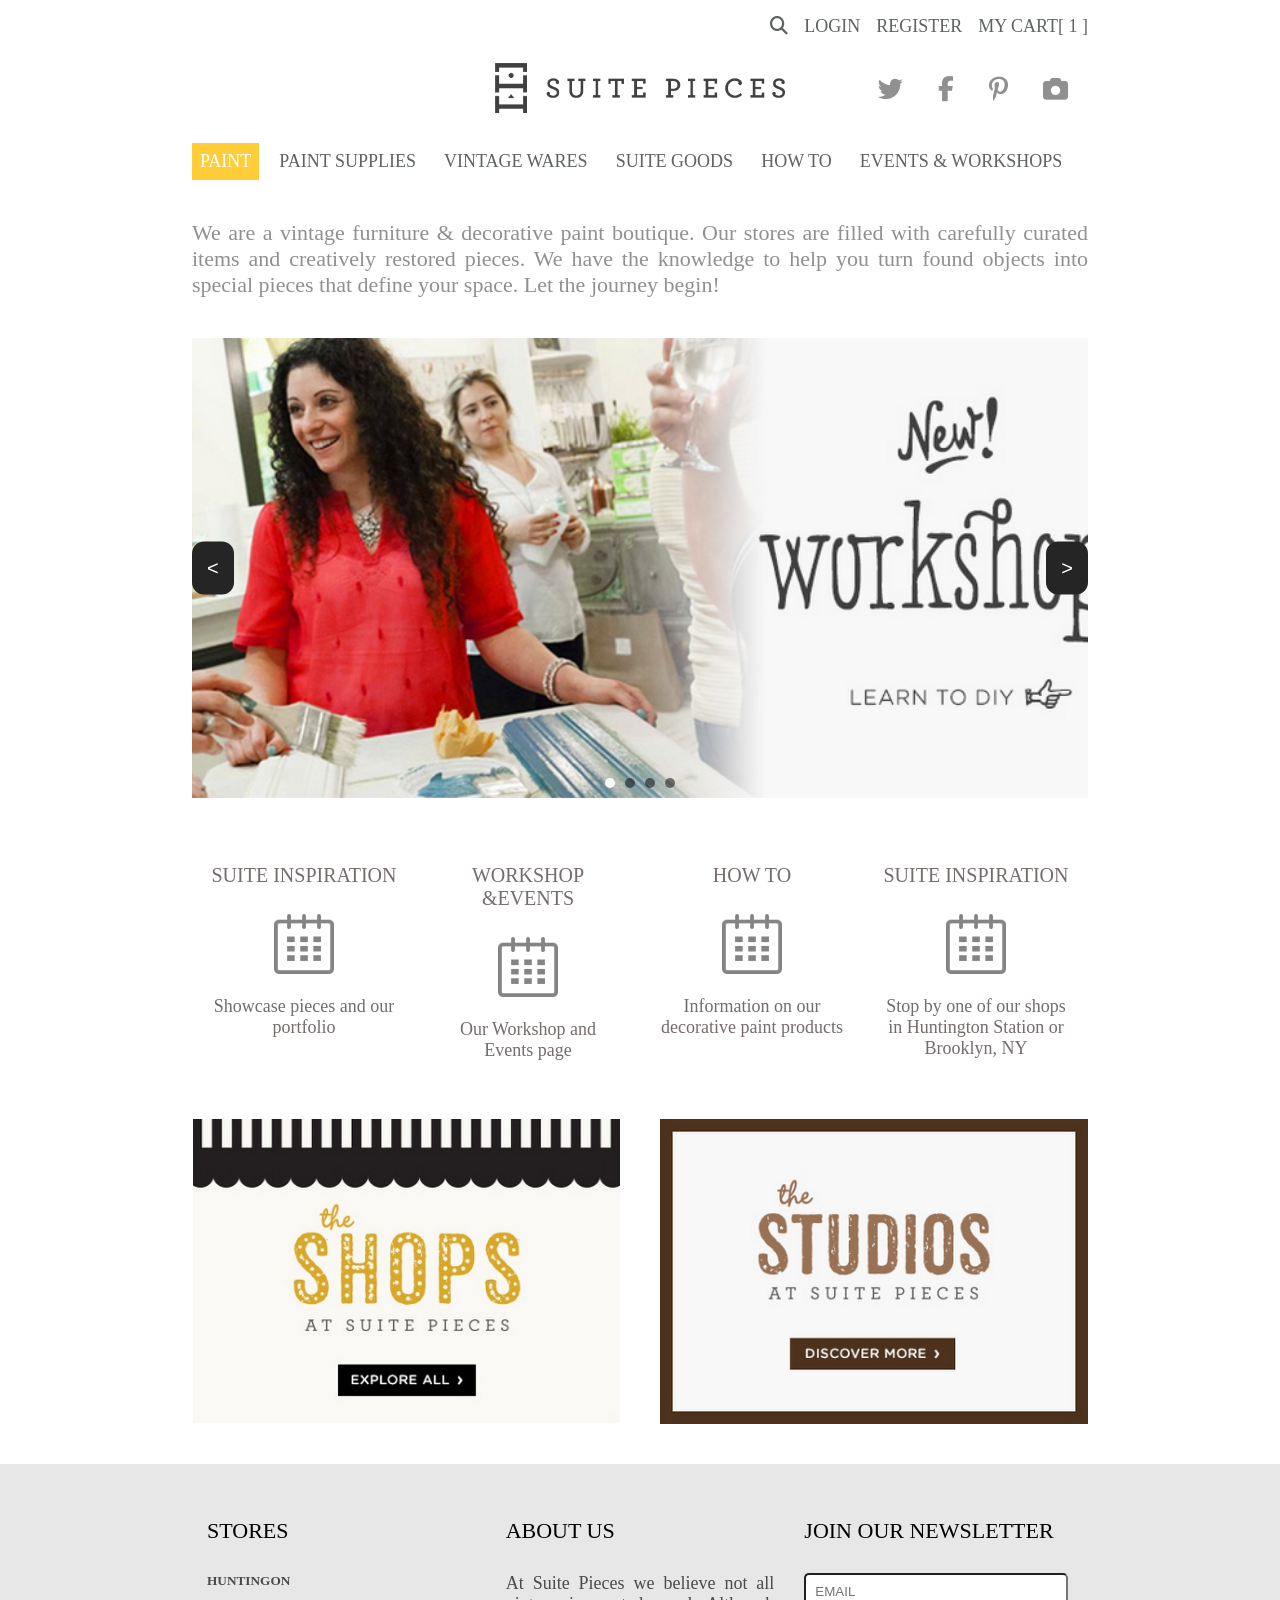
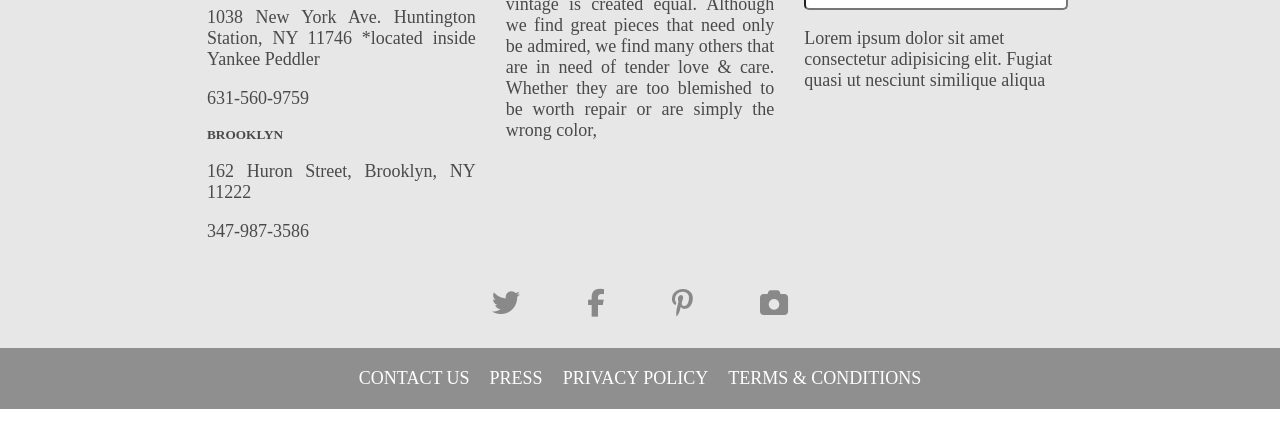
<file: index.html>
<!DOCTYPE html>
<html lang="en">

<head>
    <meta charset="UTF-8">
    <meta name="viewport" content="width=device-width, initial-scale=1.0">
    <title>Document</title>
    <link rel="stylesheet" href="css/style.css">
    <link rel="stylesheet" href="https://cdnjs.cloudflare.com/ajax/libs/font-awesome/6.5.0/css/all.min.css">
    <script src="https://ajax.googleapis.com/ajax/libs/jquery/3.7.1/jquery.min.js"></script>

</head>

<body>
    <div class="container">
        <section>
            <div class="header-menu">
                <ul>
                    <li class="search"><a href="#"><i class="fa-solid fa-magnifying-glass"></i></a></li>
                    <li><a href="#">LOGIN</a></li>
                    <li><a href="#">REGISTER</a></li>
                    <li><a href="#">MY CART[ 1 ]</a></li>
                </ul>
            </div>
            <div class="menu">
                <div class="logo"><a href="#"><img src="images/logo.png" alt="Logo"></a></div>
                <div class="social">
                    <ul>
                        <!-- <li id="twister"><img src="images/twister.png" alt="Twister"></li>
                    <li id="facebook"><img src="images/facebook.png" alt="Facebook"></li>
                    <li id="pinterest"><img src="images/pinterest.png" alt="Pinterest"></li>
                    <li id="camera"><img src="images/camera.png" alt="Camera"></li> -->

                        <!-- Sử dụng icon -->

                        <li id="twister"><a href="#"><i class="fa-brands fa-twitter"></i></a></li>
                        <li id="facebook"><a href="#"><i class="fa-brands fa-facebook-f"></i></a></li>
                        <li id="pinterest"><a href="#"><i class="fa-brands fa-pinterest-p"></i></a></li>
                        <li id="camera"><a href="#"><i class="fa-solid fa-camera"></i></a></li>
                    </ul>
                </div>
            </div>
            <div class="footer-menu">
                <nav>
                    <ul>
                        <li class="active">PAINT</li>
                        <li>PAINT SUPPLIES</li>
                        <li>VINTAGE WARES</li>
                        <li>SUITE GOODS</li>
                        <li>HOW TO</li>
                        <li>EVENTS & WORKSHOPS</li>
                        <li>SUITE INSPIRATION</li>
                    </ul>
                </nav>
            </div>
        </section>

        <section class="section-paragraph">
            <div class="content">
                <p class="paragraph">
                    We are a vintage furniture & decorative paint boutique. Our stores are filled with carefully curated
                    items and creatively restored pieces. We have the knowledge to help you turn found objects into
                    special pieces that define your space. Let the journey begin!
                </p>
            </div>
        </section>
        <section class="section-carosel">
            <div class="carousel">
                <button class="previous"> < </button>
                
                <a href="#"><img src="images/workshop/image4.jpg" alt="caurosel"></a>
                <button class="next"> > </button>
            </div>
        </section>
        <section class="section-services">
            <div class="services">
                <ul>
                    <li class="suite-inspiration">
                        <h4>SUITE INSPIRATION</h4>
                        <img src="images/calendar.png" alt="">
                        <p>Showcase pieces and our portfolio</p>
                    </li>
                    <li class="workshop-events">
                        <h4>WORKSHOP &EVENTS</h4>
                        <img src="images/calendar.png" alt="">
                        <p>Our Workshop and Events page</p>
                    </li>
                    <li class="how-to">
                        <h4>HOW TO</h4>
                        <img src="images/calendar.png" alt="">
                        <p>Information on our decorative paint products</p>
                    </li>
                    <li class="multiple-locations">
                        <h4>SUITE INSPIRATION</h4>
                        <img src="images/calendar.png" alt="">
                        <p>Stop by one of our shops in Huntington Station or Brooklyn, NY</p>
                    </li>
                </ul>
            </div>
        </section>
        <section class="collection-section">
            <div class="collection-card">
                <a href="#">
                    <img src="images/image.jpg" alt="Img">
                </a>
            </div>
            <div class="collection-card">
                <a href="#">
                    <img src="images/image1.png" alt="Img1">
                </a>
            </div>
        </section>
    </div>
    <section class="section-footer">
        <div class="footer">
            <ul>
                <li class="stores">
                    <h4>STORES</h4>
                    <h5>HUNTINGON</h5>
                    <p>1038 New York Ave. Huntington Station, NY 11746 *located inside Yankee Peddler </p>
                    <p>631-560-9759
                    </p>
                    </p>
                    <h5>BROOKLYN</h5>
                    <p>162 Huron Street, Brooklyn, NY 11222</p>
                    <p>347-987-3586</p>
                </li>
                <li class="about-us">
                    <h4>ABOUT US</h4>
                    <p>At Suite Pieces we believe not all vintage is created equal. Although we find great pieces
                        that need only be admired, we find many others that are in need of tender love & care.
                        Whether they are too blemished to be worth repair or are simply the wrong color,</p>
                </li>
                <li class="join-our-newsletter">
                    <h4>JOIN OUR NEWSLETTER</h4>
                    <input type="text" placeholder="EMAIL">
                    <p>Lorem ipsum dolor sit amet consectetur adipisicing elit. Fugiat quasi ut nesciunt similique
                        aliqua</p>
                </li>
            </ul>
        </div>
        <div class="social">
            <ul>
                <li id="twister"><a href="#"><i class="fa-brands fa-twitter"></i></a></li>
                <li id="facebook"><a href="#"><i class="fa-brands fa-facebook-f"></i></a></li>
                <li id="pinterest"><a href="#"><i class="fa-brands fa-pinterest-p"></i></a></li>
                <li id="camera"><a href="#"><i class="fa-solid fa-camera"></i></a></li>
            </ul>
        </div>
        <div class="footer-nav">
            <ul>
                <li class="contact-us"><a href="#">CONTACT US</a></li>
                <li class="press"><a href="#">PRESS</a></li>
                <li class="privacy-policy"><a href="#">PRIVACY POLICY</a></li>
                <li class="terms"><a href="#">TERMS & CONDITIONS</a></li>
            </ul>
        </div>
    </section>
</body>
<script src="script.js"></script>
</html>
</file>
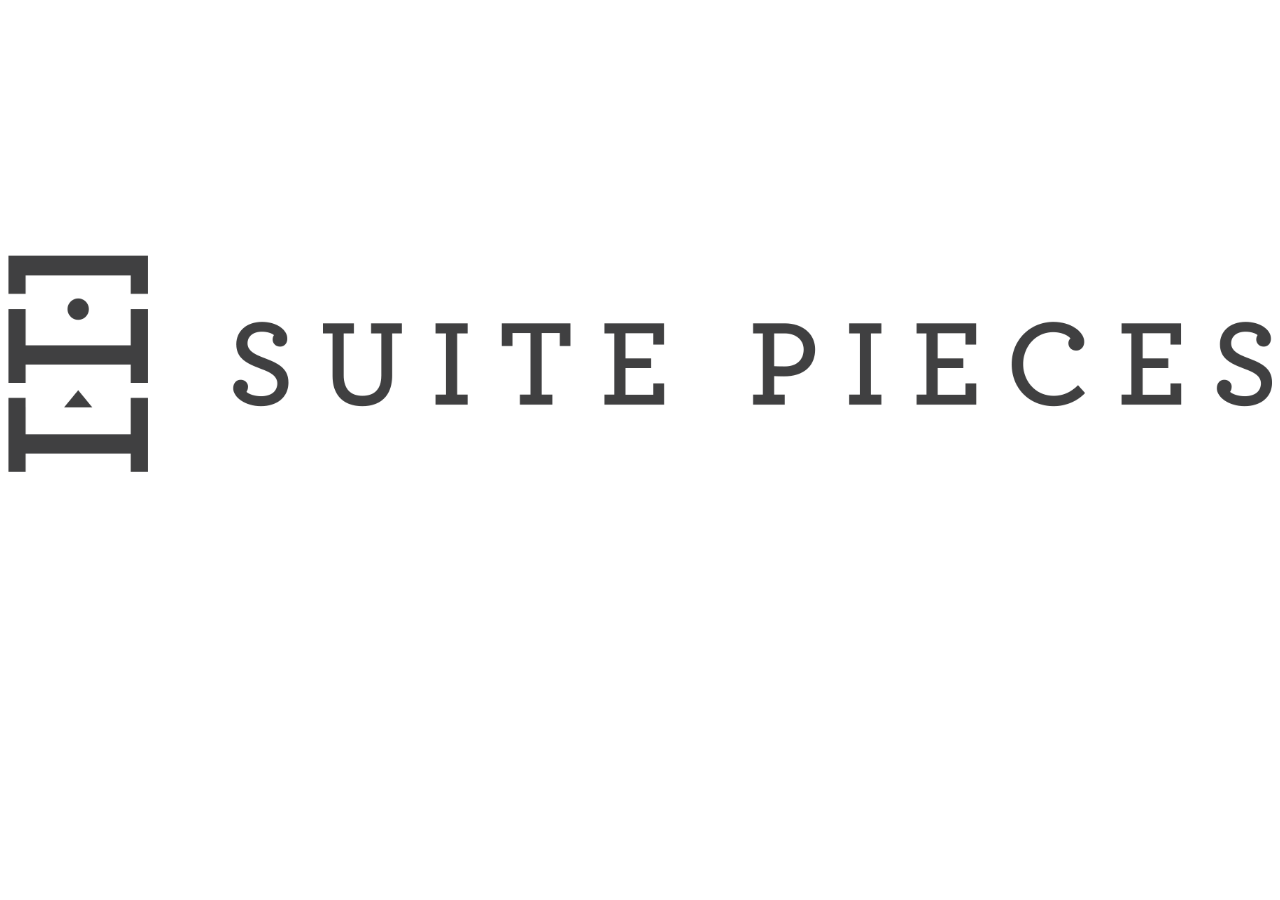
<file: index2.html>
<!DOCTYPE html>
<html lang="en">
<head>
    <meta charset="UTF-8">
    <meta name="viewport" content="width=device-width, initial-scale=1.0">
    <title>Document</title>
</head>
<body>
    <style>
        .image-box{
  width:100%;
  aspect-ratio:16/9;
}

.image-box img{
  width:100%;
  height:100%;
  object-fit: contain;
}
    </style>
    <div class="image-box">
  <img src="images/logo.png">
</div>
</body>
</html>
</file>
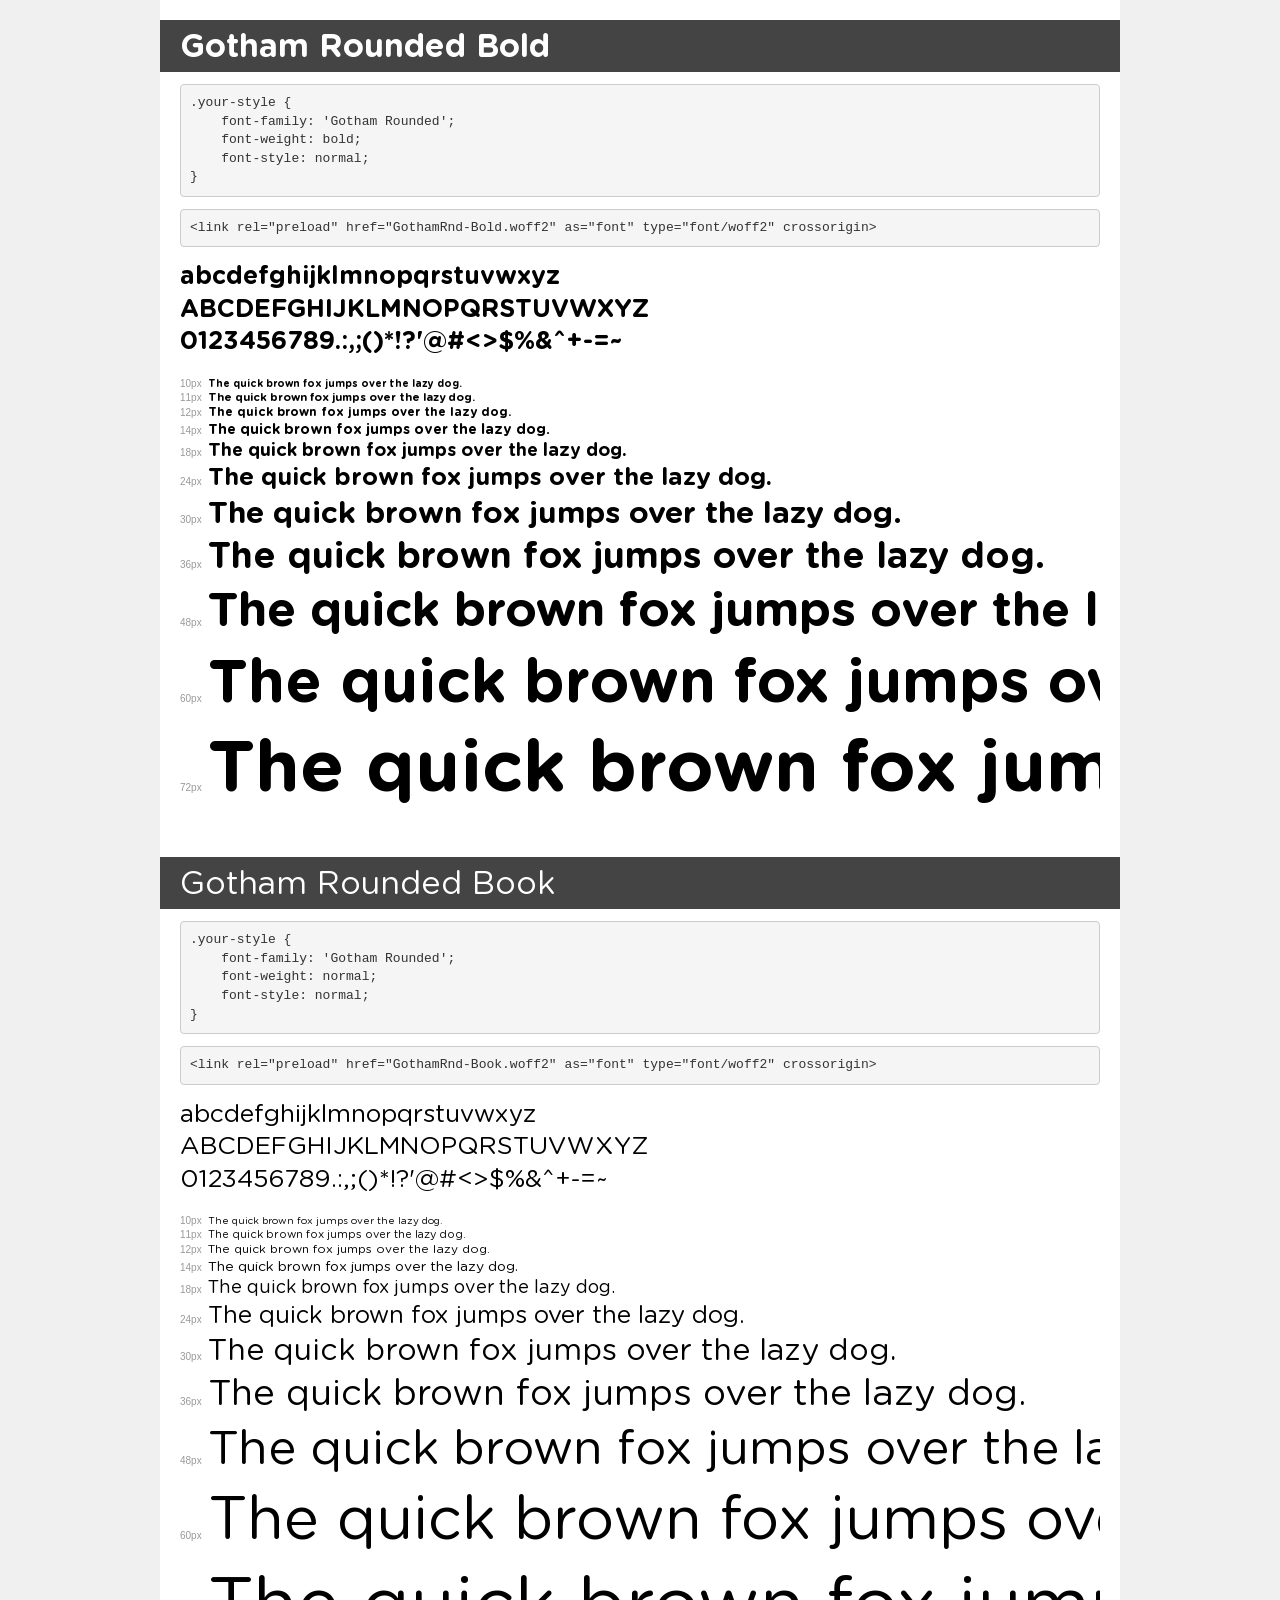
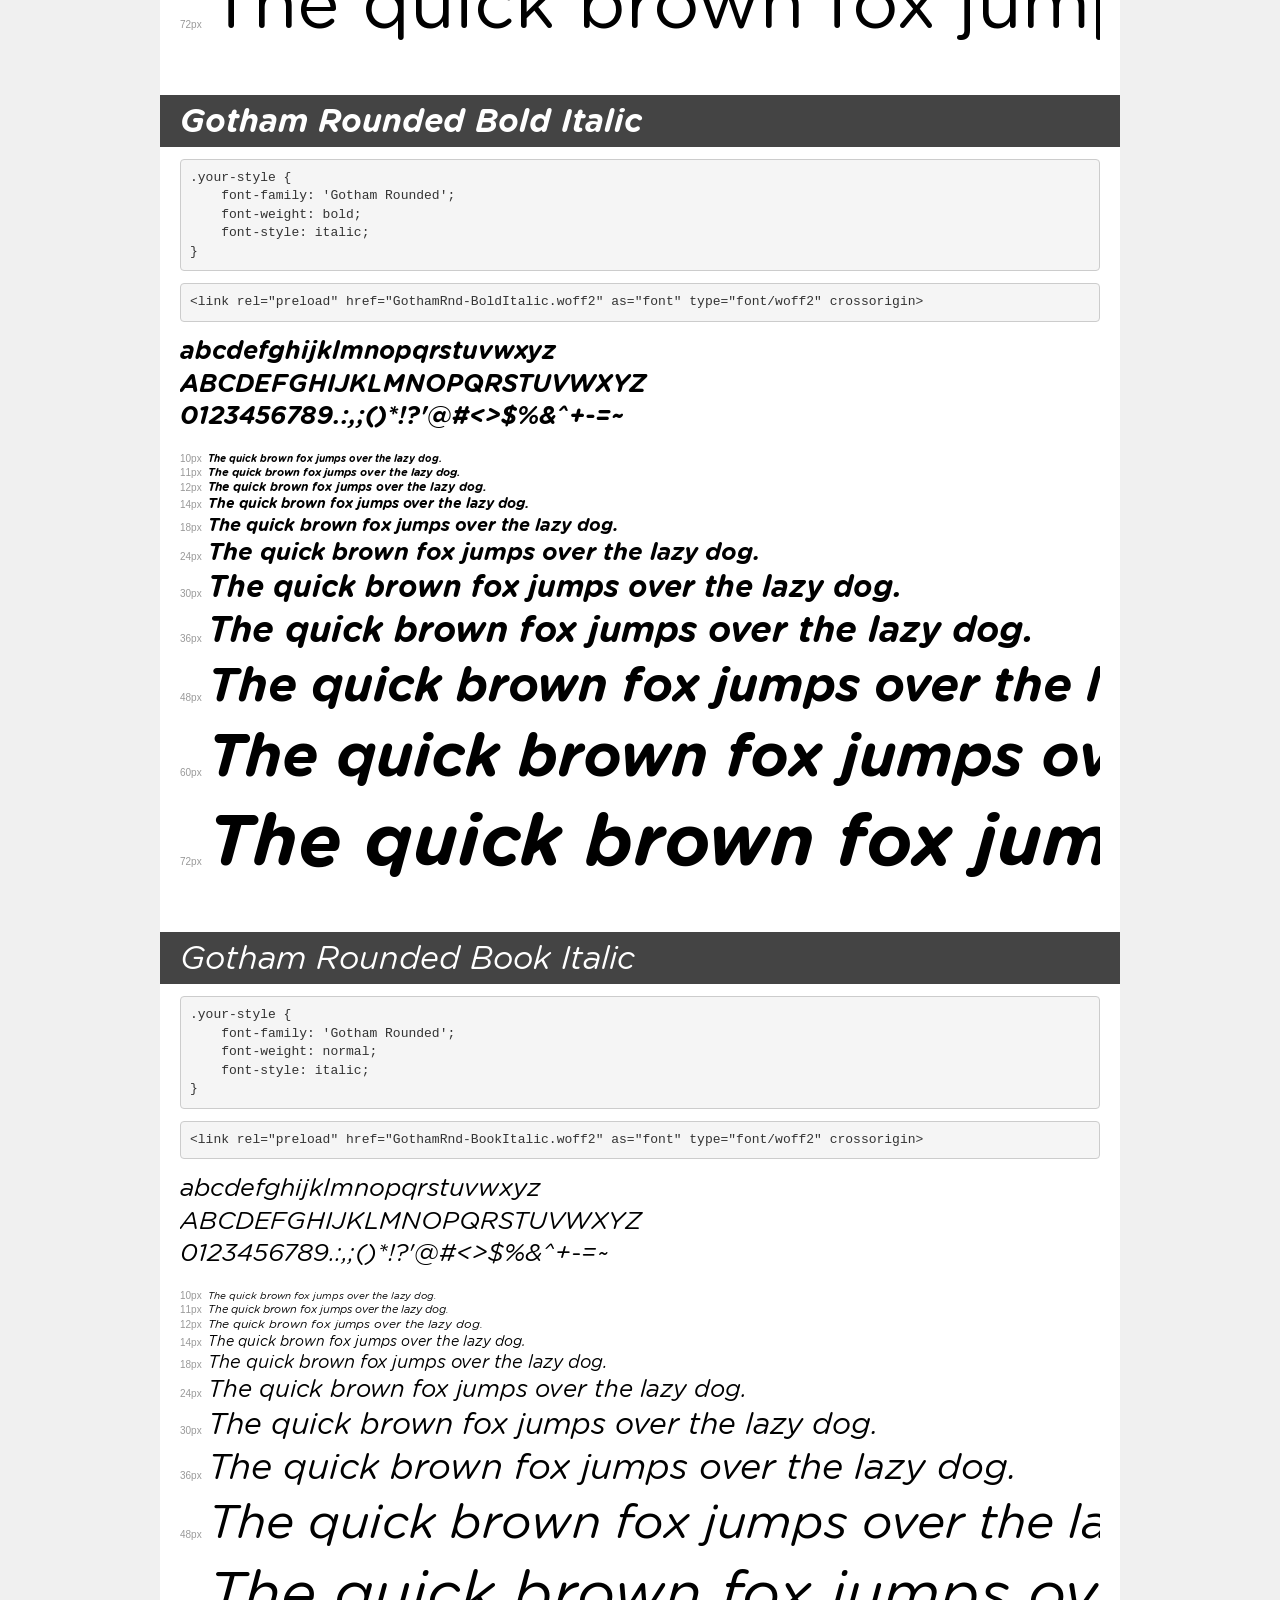
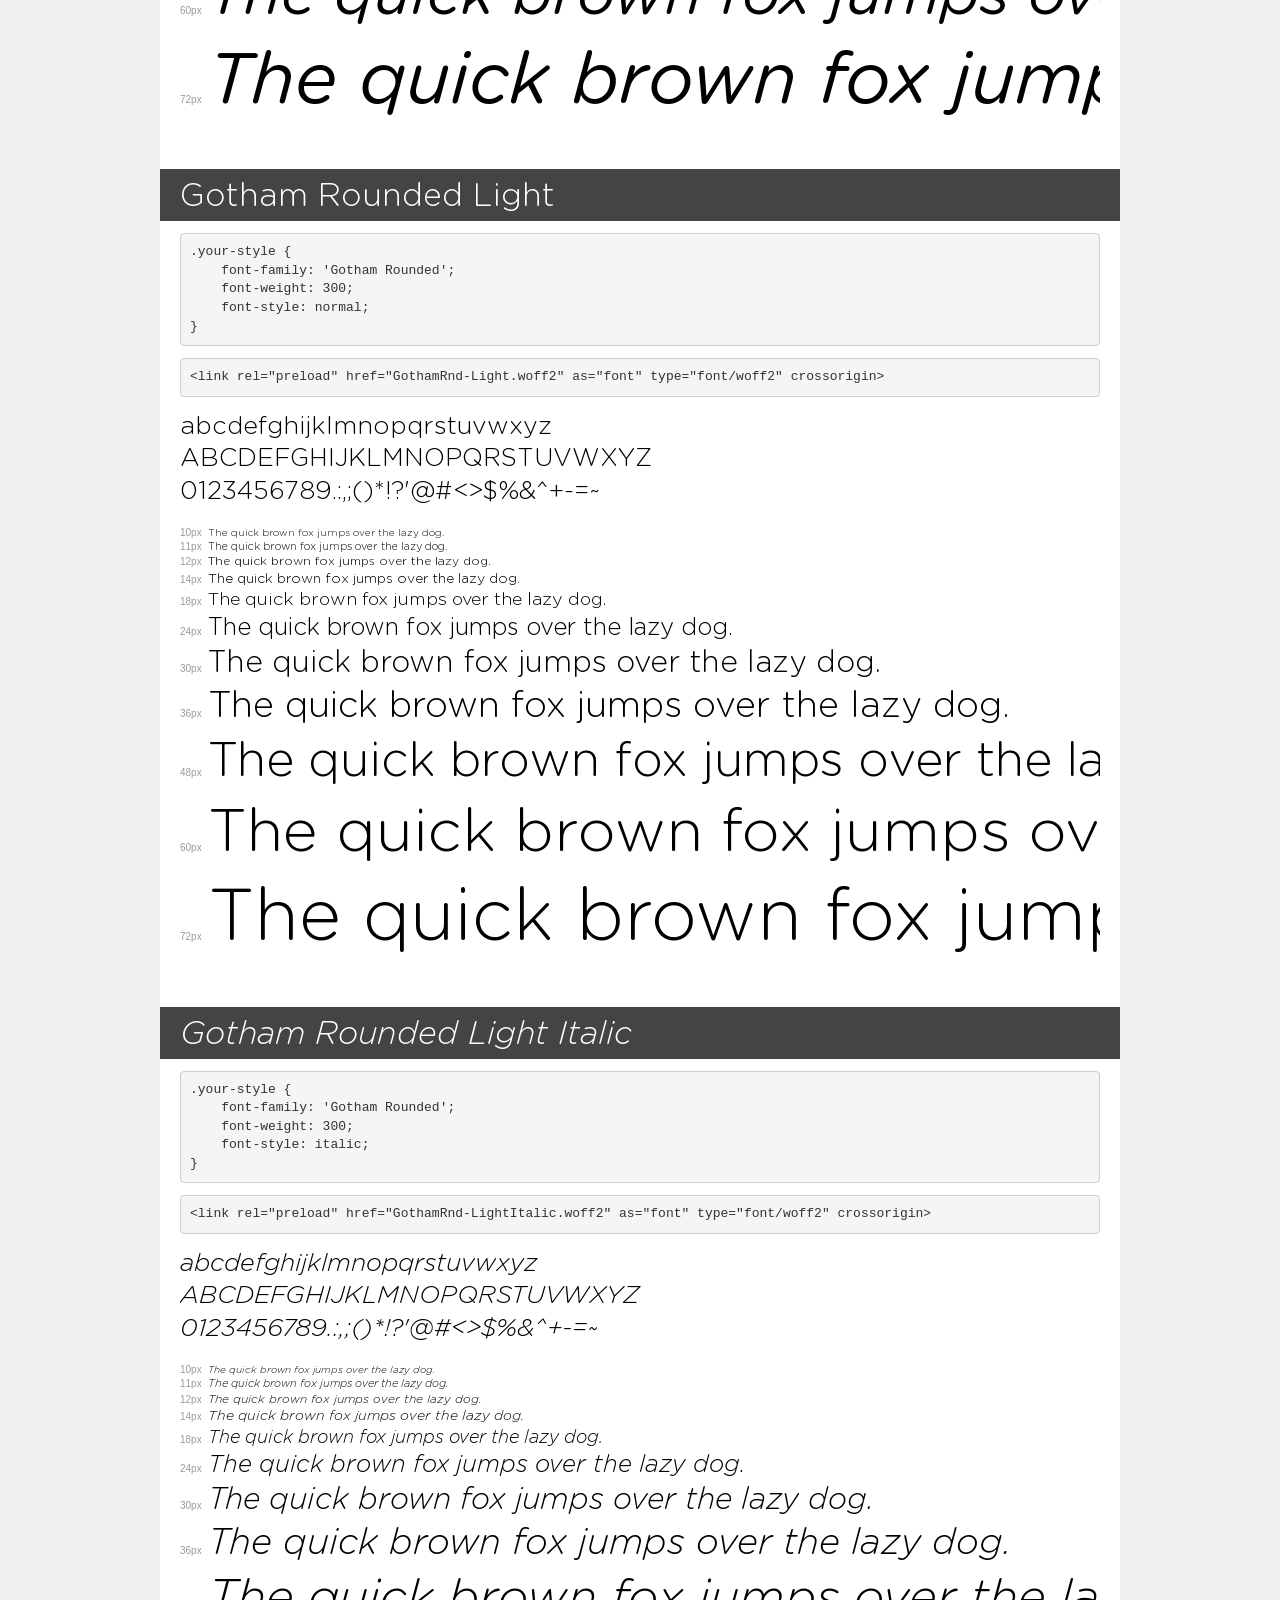
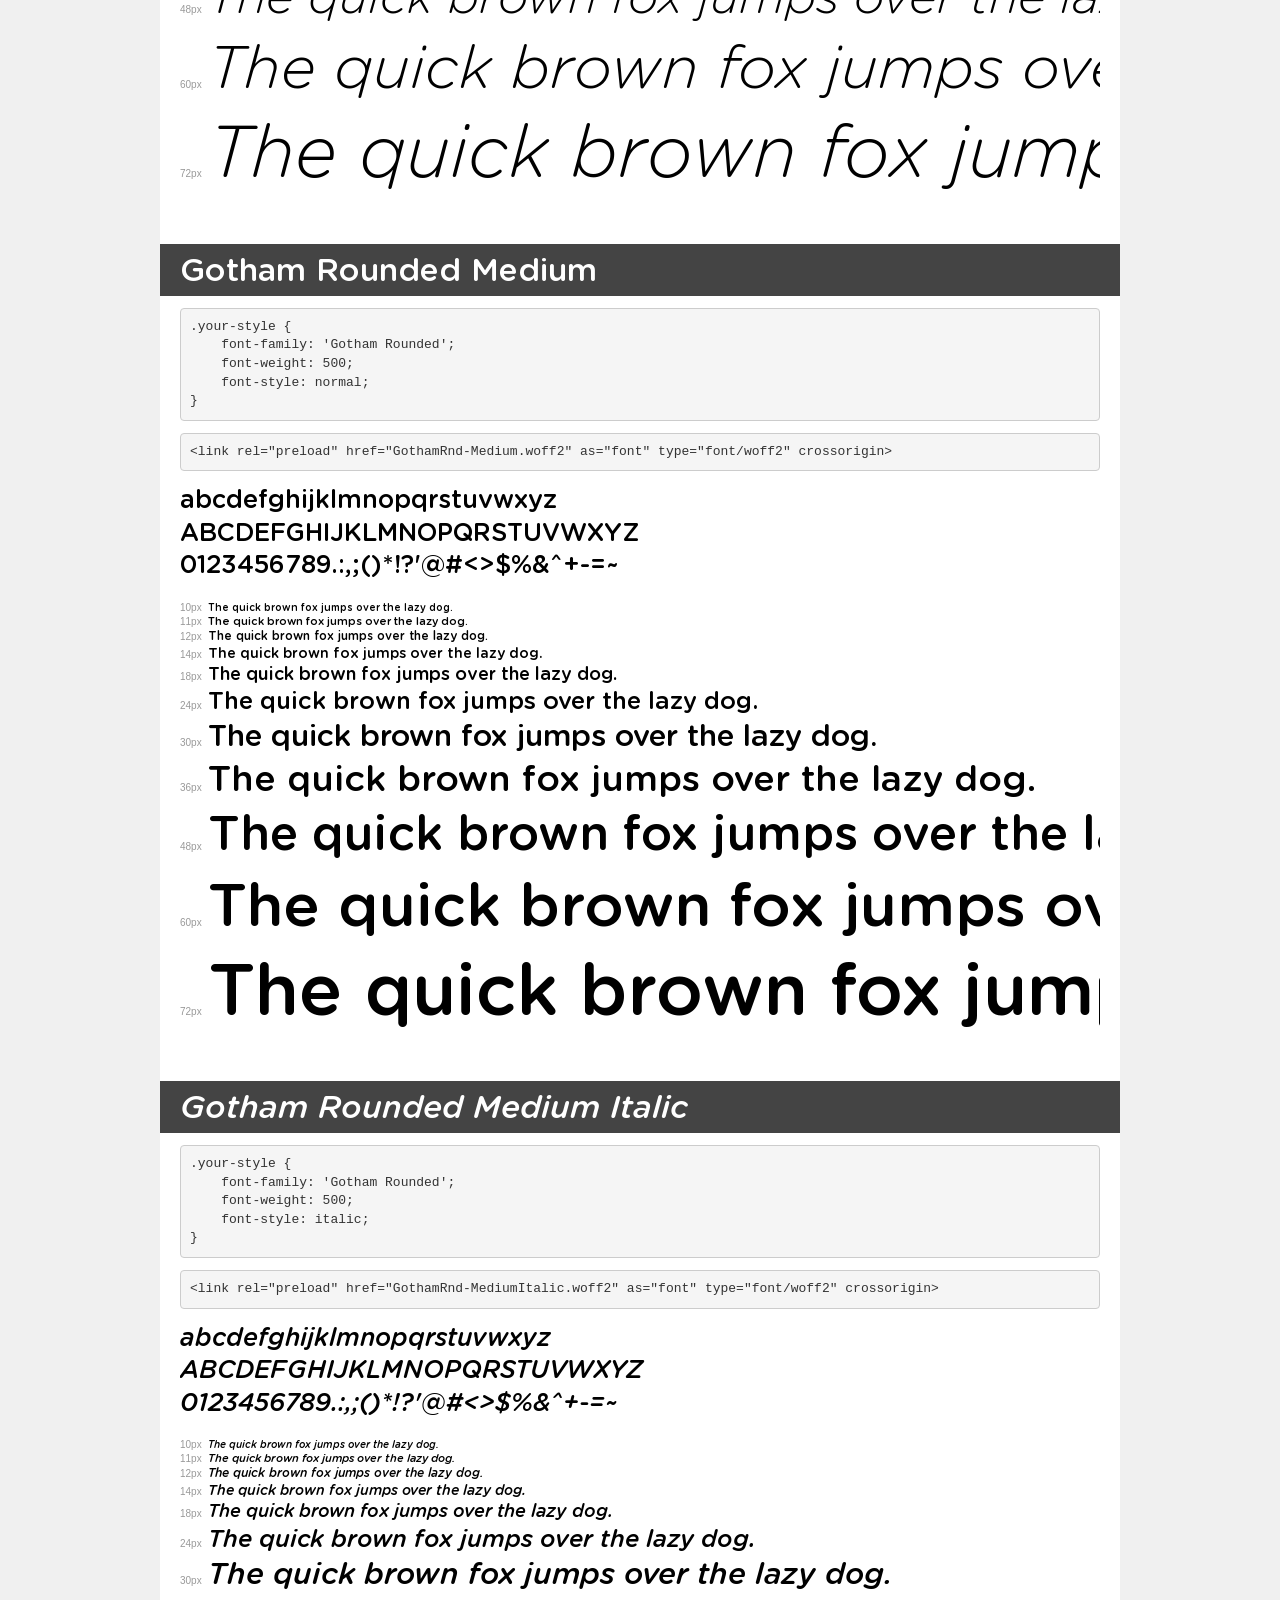
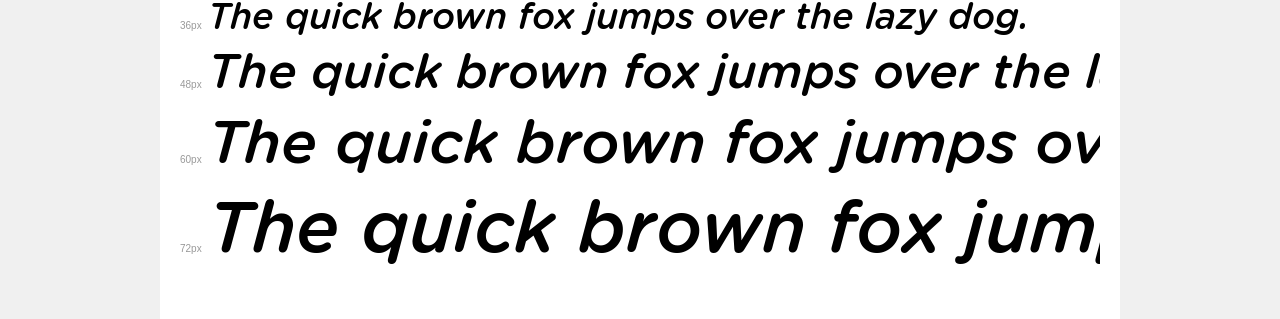
<file: fonts/demo.html>
<!DOCTYPE html>
<html lang="en">
<head>
    <meta charset="utf-8">
    <meta http-equiv="X-UA-Compatible" content="IE=edge">
    <meta name="viewport" content="width=device-width, initial-scale=1">
    <meta name="robots" content="noindex, noarchive">
    <meta name="format-detection" content="telephone=no">
    <title>Transfonter demo</title>
    <link href="stylesheet.css" rel="stylesheet">
    <style>
        /*
        http://meyerweb.com/eric/tools/css/reset/
        v2.0 | 20110126
        License: none (public domain)
        */
        html, body, div, span, applet, object, iframe,
        h1, h2, h3, h4, h5, h6, p, blockquote, pre,
        a, abbr, acronym, address, big, cite, code,
        del, dfn, em, img, ins, kbd, q, s, samp,
        small, strike, strong, sub, sup, tt, var,
        b, u, i, center,
        dl, dt, dd, ol, ul, li,
        fieldset, form, label, legend,
        table, caption, tbody, tfoot, thead, tr, th, td,
        article, aside, canvas, details, embed,
        figure, figcaption, footer, header, hgroup,
        menu, nav, output, ruby, section, summary,
        time, mark, audio, video {
            margin: 0;
            padding: 0;
            border: 0;
            font-size: 100%;
            font: inherit;
            vertical-align: baseline;
        }
        /* HTML5 display-role reset for older browsers */
        article, aside, details, figcaption, figure,
        footer, header, hgroup, menu, nav, section {
            display: block;
        }
        body {
            line-height: 1;
        }
        ol, ul {
            list-style: none;
        }
        blockquote, q {
            quotes: none;
        }
        blockquote:before, blockquote:after,
        q:before, q:after {
            content: '';
            content: none;
        }
        table {
            border-collapse: collapse;
            border-spacing: 0;
        }
        /* demo styles */
        body {
            background: #f0f0f0;
            color: #000;
        }
        .page {
            background: #fff;
            width: 920px;
            margin: 0 auto;
            padding: 20px 20px 0 20px;
            overflow: hidden;
        }
        .font-container {
            overflow-x: auto;
            overflow-y: hidden;
            margin-bottom: 40px;
            line-height: 1.3;
            white-space: nowrap;
            padding-bottom: 5px;
        }
        h1 {
            position: relative;
            background: #444;
            font-size: 32px;
            color: #fff;
            padding: 10px 20px;
            margin: 0 -20px 12px -20px;
        }
        .letters {
            font-size: 25px;
            margin-bottom: 20px;
        }
        .s10:before {
            content: '10px';
        }
        .s11:before {
            content: '11px';
        }
        .s12:before {
            content: '12px';
        }
        .s14:before {
            content: '14px';
        }
        .s18:before {
            content: '18px';
        }
        .s24:before {
            content: '24px';
        }
        .s30:before {
            content: '30px';
        }
        .s36:before {
            content: '36px';
        }
        .s48:before {
            content: '48px';
        }
        .s60:before {
            content: '60px';
        }
        .s72:before {
            content: '72px';
        }
        .s10:before, .s11:before, .s12:before, .s14:before,
        .s18:before, .s24:before, .s30:before, .s36:before,
        .s48:before, .s60:before, .s72:before {
            font-family: Arial, sans-serif;
            font-size: 10px;
            font-weight: normal;
            font-style: normal;
            color: #999;
            padding-right: 6px;
        }
        pre {
            display: block;
            padding: 9px;
            margin: 0 0 12px;
            font-family: Monaco, Menlo, Consolas, "Courier New", monospace;
            font-size: 13px;
            line-height: 1.428571429;
            color: #333;
            font-weight: normal;
            font-style: normal;
            background-color: #f5f5f5;
            border: 1px solid #ccc;
            overflow-x: auto;
            border-radius: 4px;
        }
        /* responsive */
        @media (max-width: 959px) {
            .page {
                width: auto;
                margin: 0;
            }
        }
    </style>
</head>
<body>
<div class="page">
    <div class="demo">
        <h1 style="font-family: 'Gotham Rounded'; font-weight: bold; font-style: normal;">Gotham Rounded Bold</h1>
        <pre title="Usage">.your-style {
    font-family: 'Gotham Rounded';
    font-weight: bold;
    font-style: normal;
}</pre>
        <pre title="Preload (optional)">
&lt;link rel=&quot;preload&quot; href=&quot;GothamRnd-Bold.woff2&quot; as=&quot;font&quot; type=&quot;font/woff2&quot; crossorigin&gt;</pre>
        <div class="font-container" style="font-family: 'Gotham Rounded'; font-weight: bold; font-style: normal;">
            <p class="letters">
                abcdefghijklmnopqrstuvwxyz<br>
ABCDEFGHIJKLMNOPQRSTUVWXYZ<br>
                0123456789.:,;()*!?'@#&lt;&gt;$%&^+-=~
            </p>
            <p class="s10" style="font-size: 10px;">The quick brown fox jumps over the lazy dog.</p>
            <p class="s11" style="font-size: 11px;">The quick brown fox jumps over the lazy dog.</p>
            <p class="s12" style="font-size: 12px;">The quick brown fox jumps over the lazy dog.</p>
            <p class="s14" style="font-size: 14px;">The quick brown fox jumps over the lazy dog.</p>
            <p class="s18" style="font-size: 18px;">The quick brown fox jumps over the lazy dog.</p>
            <p class="s24" style="font-size: 24px;">The quick brown fox jumps over the lazy dog.</p>
            <p class="s30" style="font-size: 30px;">The quick brown fox jumps over the lazy dog.</p>
            <p class="s36" style="font-size: 36px;">The quick brown fox jumps over the lazy dog.</p>
            <p class="s48" style="font-size: 48px;">The quick brown fox jumps over the lazy dog.</p>
            <p class="s60" style="font-size: 60px;">The quick brown fox jumps over the lazy dog.</p>
            <p class="s72" style="font-size: 72px;">The quick brown fox jumps over the lazy dog.</p>
        </div>
    </div>

    <div class="demo">
        <h1 style="font-family: 'Gotham Rounded'; font-weight: normal; font-style: normal;">Gotham Rounded Book</h1>
        <pre title="Usage">.your-style {
    font-family: 'Gotham Rounded';
    font-weight: normal;
    font-style: normal;
}</pre>
        <pre title="Preload (optional)">
&lt;link rel=&quot;preload&quot; href=&quot;GothamRnd-Book.woff2&quot; as=&quot;font&quot; type=&quot;font/woff2&quot; crossorigin&gt;</pre>
        <div class="font-container" style="font-family: 'Gotham Rounded'; font-weight: normal; font-style: normal;">
            <p class="letters">
                abcdefghijklmnopqrstuvwxyz<br>
ABCDEFGHIJKLMNOPQRSTUVWXYZ<br>
                0123456789.:,;()*!?'@#&lt;&gt;$%&^+-=~
            </p>
            <p class="s10" style="font-size: 10px;">The quick brown fox jumps over the lazy dog.</p>
            <p class="s11" style="font-size: 11px;">The quick brown fox jumps over the lazy dog.</p>
            <p class="s12" style="font-size: 12px;">The quick brown fox jumps over the lazy dog.</p>
            <p class="s14" style="font-size: 14px;">The quick brown fox jumps over the lazy dog.</p>
            <p class="s18" style="font-size: 18px;">The quick brown fox jumps over the lazy dog.</p>
            <p class="s24" style="font-size: 24px;">The quick brown fox jumps over the lazy dog.</p>
            <p class="s30" style="font-size: 30px;">The quick brown fox jumps over the lazy dog.</p>
            <p class="s36" style="font-size: 36px;">The quick brown fox jumps over the lazy dog.</p>
            <p class="s48" style="font-size: 48px;">The quick brown fox jumps over the lazy dog.</p>
            <p class="s60" style="font-size: 60px;">The quick brown fox jumps over the lazy dog.</p>
            <p class="s72" style="font-size: 72px;">The quick brown fox jumps over the lazy dog.</p>
        </div>
    </div>

    <div class="demo">
        <h1 style="font-family: 'Gotham Rounded'; font-weight: bold; font-style: italic;">Gotham Rounded Bold Italic</h1>
        <pre title="Usage">.your-style {
    font-family: 'Gotham Rounded';
    font-weight: bold;
    font-style: italic;
}</pre>
        <pre title="Preload (optional)">
&lt;link rel=&quot;preload&quot; href=&quot;GothamRnd-BoldItalic.woff2&quot; as=&quot;font&quot; type=&quot;font/woff2&quot; crossorigin&gt;</pre>
        <div class="font-container" style="font-family: 'Gotham Rounded'; font-weight: bold; font-style: italic;">
            <p class="letters">
                abcdefghijklmnopqrstuvwxyz<br>
ABCDEFGHIJKLMNOPQRSTUVWXYZ<br>
                0123456789.:,;()*!?'@#&lt;&gt;$%&^+-=~
            </p>
            <p class="s10" style="font-size: 10px;">The quick brown fox jumps over the lazy dog.</p>
            <p class="s11" style="font-size: 11px;">The quick brown fox jumps over the lazy dog.</p>
            <p class="s12" style="font-size: 12px;">The quick brown fox jumps over the lazy dog.</p>
            <p class="s14" style="font-size: 14px;">The quick brown fox jumps over the lazy dog.</p>
            <p class="s18" style="font-size: 18px;">The quick brown fox jumps over the lazy dog.</p>
            <p class="s24" style="font-size: 24px;">The quick brown fox jumps over the lazy dog.</p>
            <p class="s30" style="font-size: 30px;">The quick brown fox jumps over the lazy dog.</p>
            <p class="s36" style="font-size: 36px;">The quick brown fox jumps over the lazy dog.</p>
            <p class="s48" style="font-size: 48px;">The quick brown fox jumps over the lazy dog.</p>
            <p class="s60" style="font-size: 60px;">The quick brown fox jumps over the lazy dog.</p>
            <p class="s72" style="font-size: 72px;">The quick brown fox jumps over the lazy dog.</p>
        </div>
    </div>

    <div class="demo">
        <h1 style="font-family: 'Gotham Rounded'; font-weight: normal; font-style: italic;">Gotham Rounded Book Italic</h1>
        <pre title="Usage">.your-style {
    font-family: 'Gotham Rounded';
    font-weight: normal;
    font-style: italic;
}</pre>
        <pre title="Preload (optional)">
&lt;link rel=&quot;preload&quot; href=&quot;GothamRnd-BookItalic.woff2&quot; as=&quot;font&quot; type=&quot;font/woff2&quot; crossorigin&gt;</pre>
        <div class="font-container" style="font-family: 'Gotham Rounded'; font-weight: normal; font-style: italic;">
            <p class="letters">
                abcdefghijklmnopqrstuvwxyz<br>
ABCDEFGHIJKLMNOPQRSTUVWXYZ<br>
                0123456789.:,;()*!?'@#&lt;&gt;$%&^+-=~
            </p>
            <p class="s10" style="font-size: 10px;">The quick brown fox jumps over the lazy dog.</p>
            <p class="s11" style="font-size: 11px;">The quick brown fox jumps over the lazy dog.</p>
            <p class="s12" style="font-size: 12px;">The quick brown fox jumps over the lazy dog.</p>
            <p class="s14" style="font-size: 14px;">The quick brown fox jumps over the lazy dog.</p>
            <p class="s18" style="font-size: 18px;">The quick brown fox jumps over the lazy dog.</p>
            <p class="s24" style="font-size: 24px;">The quick brown fox jumps over the lazy dog.</p>
            <p class="s30" style="font-size: 30px;">The quick brown fox jumps over the lazy dog.</p>
            <p class="s36" style="font-size: 36px;">The quick brown fox jumps over the lazy dog.</p>
            <p class="s48" style="font-size: 48px;">The quick brown fox jumps over the lazy dog.</p>
            <p class="s60" style="font-size: 60px;">The quick brown fox jumps over the lazy dog.</p>
            <p class="s72" style="font-size: 72px;">The quick brown fox jumps over the lazy dog.</p>
        </div>
    </div>

    <div class="demo">
        <h1 style="font-family: 'Gotham Rounded'; font-weight: 300; font-style: normal;">Gotham Rounded Light</h1>
        <pre title="Usage">.your-style {
    font-family: 'Gotham Rounded';
    font-weight: 300;
    font-style: normal;
}</pre>
        <pre title="Preload (optional)">
&lt;link rel=&quot;preload&quot; href=&quot;GothamRnd-Light.woff2&quot; as=&quot;font&quot; type=&quot;font/woff2&quot; crossorigin&gt;</pre>
        <div class="font-container" style="font-family: 'Gotham Rounded'; font-weight: 300; font-style: normal;">
            <p class="letters">
                abcdefghijklmnopqrstuvwxyz<br>
ABCDEFGHIJKLMNOPQRSTUVWXYZ<br>
                0123456789.:,;()*!?'@#&lt;&gt;$%&^+-=~
            </p>
            <p class="s10" style="font-size: 10px;">The quick brown fox jumps over the lazy dog.</p>
            <p class="s11" style="font-size: 11px;">The quick brown fox jumps over the lazy dog.</p>
            <p class="s12" style="font-size: 12px;">The quick brown fox jumps over the lazy dog.</p>
            <p class="s14" style="font-size: 14px;">The quick brown fox jumps over the lazy dog.</p>
            <p class="s18" style="font-size: 18px;">The quick brown fox jumps over the lazy dog.</p>
            <p class="s24" style="font-size: 24px;">The quick brown fox jumps over the lazy dog.</p>
            <p class="s30" style="font-size: 30px;">The quick brown fox jumps over the lazy dog.</p>
            <p class="s36" style="font-size: 36px;">The quick brown fox jumps over the lazy dog.</p>
            <p class="s48" style="font-size: 48px;">The quick brown fox jumps over the lazy dog.</p>
            <p class="s60" style="font-size: 60px;">The quick brown fox jumps over the lazy dog.</p>
            <p class="s72" style="font-size: 72px;">The quick brown fox jumps over the lazy dog.</p>
        </div>
    </div>

    <div class="demo">
        <h1 style="font-family: 'Gotham Rounded'; font-weight: 300; font-style: italic;">Gotham Rounded Light Italic</h1>
        <pre title="Usage">.your-style {
    font-family: 'Gotham Rounded';
    font-weight: 300;
    font-style: italic;
}</pre>
        <pre title="Preload (optional)">
&lt;link rel=&quot;preload&quot; href=&quot;GothamRnd-LightItalic.woff2&quot; as=&quot;font&quot; type=&quot;font/woff2&quot; crossorigin&gt;</pre>
        <div class="font-container" style="font-family: 'Gotham Rounded'; font-weight: 300; font-style: italic;">
            <p class="letters">
                abcdefghijklmnopqrstuvwxyz<br>
ABCDEFGHIJKLMNOPQRSTUVWXYZ<br>
                0123456789.:,;()*!?'@#&lt;&gt;$%&^+-=~
            </p>
            <p class="s10" style="font-size: 10px;">The quick brown fox jumps over the lazy dog.</p>
            <p class="s11" style="font-size: 11px;">The quick brown fox jumps over the lazy dog.</p>
            <p class="s12" style="font-size: 12px;">The quick brown fox jumps over the lazy dog.</p>
            <p class="s14" style="font-size: 14px;">The quick brown fox jumps over the lazy dog.</p>
            <p class="s18" style="font-size: 18px;">The quick brown fox jumps over the lazy dog.</p>
            <p class="s24" style="font-size: 24px;">The quick brown fox jumps over the lazy dog.</p>
            <p class="s30" style="font-size: 30px;">The quick brown fox jumps over the lazy dog.</p>
            <p class="s36" style="font-size: 36px;">The quick brown fox jumps over the lazy dog.</p>
            <p class="s48" style="font-size: 48px;">The quick brown fox jumps over the lazy dog.</p>
            <p class="s60" style="font-size: 60px;">The quick brown fox jumps over the lazy dog.</p>
            <p class="s72" style="font-size: 72px;">The quick brown fox jumps over the lazy dog.</p>
        </div>
    </div>

    <div class="demo">
        <h1 style="font-family: 'Gotham Rounded'; font-weight: 500; font-style: normal;">Gotham Rounded Medium</h1>
        <pre title="Usage">.your-style {
    font-family: 'Gotham Rounded';
    font-weight: 500;
    font-style: normal;
}</pre>
        <pre title="Preload (optional)">
&lt;link rel=&quot;preload&quot; href=&quot;GothamRnd-Medium.woff2&quot; as=&quot;font&quot; type=&quot;font/woff2&quot; crossorigin&gt;</pre>
        <div class="font-container" style="font-family: 'Gotham Rounded'; font-weight: 500; font-style: normal;">
            <p class="letters">
                abcdefghijklmnopqrstuvwxyz<br>
ABCDEFGHIJKLMNOPQRSTUVWXYZ<br>
                0123456789.:,;()*!?'@#&lt;&gt;$%&^+-=~
            </p>
            <p class="s10" style="font-size: 10px;">The quick brown fox jumps over the lazy dog.</p>
            <p class="s11" style="font-size: 11px;">The quick brown fox jumps over the lazy dog.</p>
            <p class="s12" style="font-size: 12px;">The quick brown fox jumps over the lazy dog.</p>
            <p class="s14" style="font-size: 14px;">The quick brown fox jumps over the lazy dog.</p>
            <p class="s18" style="font-size: 18px;">The quick brown fox jumps over the lazy dog.</p>
            <p class="s24" style="font-size: 24px;">The quick brown fox jumps over the lazy dog.</p>
            <p class="s30" style="font-size: 30px;">The quick brown fox jumps over the lazy dog.</p>
            <p class="s36" style="font-size: 36px;">The quick brown fox jumps over the lazy dog.</p>
            <p class="s48" style="font-size: 48px;">The quick brown fox jumps over the lazy dog.</p>
            <p class="s60" style="font-size: 60px;">The quick brown fox jumps over the lazy dog.</p>
            <p class="s72" style="font-size: 72px;">The quick brown fox jumps over the lazy dog.</p>
        </div>
    </div>

    <div class="demo">
        <h1 style="font-family: 'Gotham Rounded'; font-weight: 500; font-style: italic;">Gotham Rounded Medium Italic</h1>
        <pre title="Usage">.your-style {
    font-family: 'Gotham Rounded';
    font-weight: 500;
    font-style: italic;
}</pre>
        <pre title="Preload (optional)">
&lt;link rel=&quot;preload&quot; href=&quot;GothamRnd-MediumItalic.woff2&quot; as=&quot;font&quot; type=&quot;font/woff2&quot; crossorigin&gt;</pre>
        <div class="font-container" style="font-family: 'Gotham Rounded'; font-weight: 500; font-style: italic;">
            <p class="letters">
                abcdefghijklmnopqrstuvwxyz<br>
ABCDEFGHIJKLMNOPQRSTUVWXYZ<br>
                0123456789.:,;()*!?'@#&lt;&gt;$%&^+-=~
            </p>
            <p class="s10" style="font-size: 10px;">The quick brown fox jumps over the lazy dog.</p>
            <p class="s11" style="font-size: 11px;">The quick brown fox jumps over the lazy dog.</p>
            <p class="s12" style="font-size: 12px;">The quick brown fox jumps over the lazy dog.</p>
            <p class="s14" style="font-size: 14px;">The quick brown fox jumps over the lazy dog.</p>
            <p class="s18" style="font-size: 18px;">The quick brown fox jumps over the lazy dog.</p>
            <p class="s24" style="font-size: 24px;">The quick brown fox jumps over the lazy dog.</p>
            <p class="s30" style="font-size: 30px;">The quick brown fox jumps over the lazy dog.</p>
            <p class="s36" style="font-size: 36px;">The quick brown fox jumps over the lazy dog.</p>
            <p class="s48" style="font-size: 48px;">The quick brown fox jumps over the lazy dog.</p>
            <p class="s60" style="font-size: 60px;">The quick brown fox jumps over the lazy dog.</p>
            <p class="s72" style="font-size: 72px;">The quick brown fox jumps over the lazy dog.</p>
        </div>
    </div>

</div>
</body>
</html>
</file>
<file: css/style.css>
body {
    margin: 0;
    padding: 0;
    box-sizing: border-box;
    overflow-x: hidden;

}


:root {
    --text-color: #5e6262;
    --text-color-secondary: #666565b8;
    --font-base: 18px;
}

.header-menu ul {
    display: flex;
    /* gap: 16px;
    justify-content: flex-end; */
}

.header-menu ul li {
    list-style-type: none;
}

.header-menu ul li a {
    /* font-size: var(--font-base);
    color: var(--text-color); */
    text-decoration: none;
}

.menu {
    display: grid;
    grid-template-columns: 1fr 2fr 1fr;
    align-items: center;
    padding: 10px 20px;
}

.menu .logo {
    grid-column: 2;
    display: flex;
    justify-content: center;
}

.menu .logo img {
    width: 290px;
    height: auto;
}

.menu .social {
    grid-column: 3;
    display: flex;
    justify-content: flex-end;
    font-size: 25px;
}

.menu .social ul {
    display: flex;
    gap: 25px;
    padding: 0;
    margin: 0;
}

.menu .social ul li {
    list-style-type: none;
}

.footer-menu nav ul {

    padding: 0;

    display: flex;
    justify-content: flex-start;
    flex-wrap: nowrap;
    overflow-x: auto;
    white-space: nowrap;
    gap: 20px;

    scroll-snap-type: x mandatory;
    -webkit-overflow-scrolling: touch;
}

.footer-menu nav ul li {
    list-style-type: none;
    color: var(--text-color);
    flex: 0 0 auto;
    padding: 8px 14px;

    scroll-snap-align: start;
}

.footer-menu nav ul .active {
    background-color: #ffcd38;
    color: white;
}

.content .paragraph {
    color: var(--text-color-secondary);
    text-align: justify;

}

.menu .social ul li i {
    color: var(--text-color-secondary);
}

.services ul {
    display: flex;
    padding: 0;
}

.services ul li {
    list-style-type: none;
    padding: 0;
    width: 25%;
}

.services ul>li {
    text-align: center;
    padding: 0 10px;
}

.services ul li h4 {
    font-size: 18px;
    color: #756c6c;
    font-weight: normal;

}

.services ul li p {
    font-size: 18px;
    padding: 0 10px;
    color: #756c6c;
}

.services ul li img {
    width: 60px;
    height: auto;
    opacity: 0.6;
}

.section-footer {
    background-color: rgb(231 231 231);

}

.footer {
    width: 70%;
    margin: 0 auto;
}

.footer ul {
    display: flex;
    padding: 25px 0 0 0;

}

.footer ul li {
    list-style-type: none;
    width: calc(100% / 3);
    padding: 0 15px;

}

.footer ul li>h4 {
    font-size: 22px;
    font-weight: normal;
}

.footer ul li>p {
    font-size: 18px;
}

.footer ul li>h5 {
    margin: 0;
}

.footer .stores h5 {
    margin-bottom: 0;
}

.footer .stores {
    text-align: justify;
}

.footer .about-us p {
    text-align: justify;
}

.footer .join-our-newsletter input {
    width: 90%;
    padding: 9px;
    border-radius: 5px;
}

.section-footer .footer h5,
.section-footer .footer p {
    color: #4b4a4a;
}

.section-footer .social ul {
    display: flex;
    gap: 67px;
    justify-content: center;
    font-size: 28px;
    padding: 0;
}

.section-footer .social ul li {
    list-style-type: none;
}

.footer-nav {
    background-color: #8f8f8f;
}

.footer-nav ul {
    display: flex;
    justify-content: center;
    gap: 20px;
    padding: 20px 0;
}

.footer-nav ul li {
    list-style-type: none;
}

.footer-nav ul li a {
    color: white;
    text-decoration: none;
    font-size: 18px;
}

.carousel {
    width: 100%;
    height: auto;
    position: relative;
    overflow: hidden;
}

.carousel img {
    object-fit: cover;
}

.carousel .pagination {
    position: absolute;
    bottom: 10px; 
    left: 50%;
    transform: translateX(-50%);
    display: flex;
    gap: 10px;
}

.carousel .pagination span {
    width: 10px;
    height: 10px;
    background-color: rgba(0, 0, 0, 0.5);
    border-radius: 50%;
    cursor: pointer;
    transition: background-color 0.3s;
}

.carousel .pagination span.active {
    background-color: rgba(255, 255, 255, 0.9);
}

.carousel .pagination span:hover {
    background-color: rgba(255, 255, 255, 0.7);
}

.previous,
    .next {
        position: absolute;
        top: 50%;
        transform: translateY(-50%);
        color: white;
        font-size: 20px;
        background-color: #262525;
        padding: 15px;
        cursor: pointer;
        border-radius: 12px;
        border: 0px;
    }

    .previous {
        left: 0px;
        z-index: 20;
    }

    .next {
        right: 0px;
        z-index: 20;
    }
.collection-section {
    display: flex;
    gap: 40px;
    padding: 0;
    justify-content: center;
}

.collection-card {
    overflow: hidden;
    width: 100%;
}

.collection-card img {
    width: 100%;
    display: block;
    transition: transform 0.4s ease;
}


.carousel {
    overflow: hidden;
}

.carousel img {
    width: 100%;
    display: block;
    transition: transform 0.4s ease;
}

.carousel:hover img {
    transform: scale(1.1);
}

.social ul li i {
    color: var(--text-color-secondary);
}

/* Reponsive */
@media(max-width: 320px) {
    .container {
        width: 100%;
        padding: 15px;
        box-sizing: border-box;
    }

    .header-menu ul {
        display: flex;
        flex-wrap: wrap;
        justify-content: center;
        gap: 15px;
        padding: 0;
    }

    .menu {
        display: flex;
        flex-wrap: wrap;
        justify-content: center;
        gap: 15px;

    }

    .menu .logo img {
        width: 100%;
        height: auto;
        object-fit: contain;
    }

    .menu .social ul {
        display: flex;
    }

    .footer-menu nav ul {
        gap: 20px;

    }

    .content .paragraph {
        font-size: 18px;
    }

    .services ul {
        gap: 15px;
        flex-wrap: wrap;
    }

    .services ul li {
        width: 100%;

    }

    .collection-section {
        flex-wrap: wrap;
        gap: 20px;
    }

    .footer {
        width: 100%;
        margin: 0 auto;
    }

    .footer ul {
        flex-wrap: wrap;
    }

    .footer ul li {
        width: 100%;
        gap: 10px;
    }

    .footer-nav ul {
        flex-wrap: wrap;
    }
    .previous,
    .next{
        font-size: 15px;
        padding: 5px;
    }
}

@media (min-width: 321px) and (max-width: 480px) {
    .container {
        width: 100%;
        padding: 0 20px;
        box-sizing: border-box;
    }

    .header-menu ul li a {
        font-size: 20px;
    }

    .header-menu ul {
        justify-content: center;
        flex-wrap: wrap;
        gap: 20px;
        padding: 0;
    }

    .menu {
        display: flex;
        justify-content: center;
        flex-direction: column;
        gap: 20px;
    }

    .menu .social ul {
        font-size: 25px;
        gap: 40px;
        padding: 0;
    }

    .footer-menu nav ul {

        gap: 20px;
    }

    .footer-menu nav ul li {
        font-size: 20px;
    }

    .content .paragraph {
        font-size: 18px;
        overflow-wrap: break-word;
        text-align: justify;
    }

    .services {
        margin-top: 20px;
    }

    .services ul {
        display: flex;
        flex-wrap: wrap;
        padding: 0;
        margin: 0;
    }

    .services ul li {
        width: 100%;
        margin-bottom: 16px;
        box-sizing: border-box;
    }

    .collection-section {
        display: flex;
        flex-wrap: wrap;
        margin-top: 20px;
        gap: 20px;
    }

    .section-footer .footer {
        width: 100%;
        padding: 0 20px;
        box-sizing: border-box;
    }

    .section-footer .footer ul {
        display: flex;
        flex-direction: column;
        padding: 15px 0 0 0;
    }

    .section-footer .footer ul li {
        width: 100%;
        box-sizing: border-box;
    }

    .footer-nav ul {
        display: flex;
        flex-wrap: wrap;
    }
    .previous,
    .next{
        font-size: 20px;
        padding: 10px;
    }
}


@media (min-width: 481px) and (max-width: 767px) {
    .container {
        width: 100%;
        padding: 0 25px;
        box-sizing: border-box;
    }

    .header-menu ul {
        gap: 25px;
        justify-content: center;
        padding: 0;
    }

    .menu {
        display: flex;
        flex-wrap: wrap;
        justify-content: space-evenly;
        gap: 20px;

    }

    .menu .social {
        gap: 20px;
    }

    .footer-menu nav ul li {
        font-size: 20px;
    }

    .content .paragraph {
        font-size: 19px;
    }

    .services ul {
        flex-wrap: wrap;
    }

    .services ul li {
        width: calc(50% - 20px);
    }

    .collection-section {
        gap: 30px;
    }

    .footer-nav ul {
        flex-wrap: wrap;
    }

    .section-footer .footer ul {
        flex-wrap: wrap;
    }

    .section-footer .footer ul li {
        width: 100%;
        padding: 0 25px;
    }

    .footer {
        width: 100%;
    }
}

/* tablet */
@media (min-width: 768px) and (max-width: 1024px) {
    .container {
        width: 100%;
        padding: 0 30px;
        box-sizing: border-box;
    }

    .header-menu ul {
        justify-content: center;
        gap: 40px;
        padding: 0;
    }

    .header-menu ul li {
        font-size: 20px;
    }

    .menu {
        display: flex;
        justify-content: space-evenly;

    }

    .footer-menu nav ul {
        font-size: 22px;
    }

    .content .paragraph {
        font-size: 21px;
    }

    .services ul {
        flex-wrap: wrap;
        gap: 20px;
        justify-content: space-around;
    }

    .services ul li {
        width: calc(50% - 40px);
    }

    .section-footer .footer {
        width: 100%;
    }

    .section-footer .footer ul li {
        width: 100%;
        padding: 0 30px;
    }

}

/* desktop */
@media(min-width: 1025px) {

    .container {
        width: 70%;
        margin: 0 auto;
    }

    .section-paragraph,
    .section-carosel,
    .section-services,
    .collection-section,
    .section-footer {
        margin-top: 40px;
    }

    .header-menu ul {
        display: flex;
        gap: 16px;
        justify-content: flex-end;
    }

    .header-menu ul li {
        list-style-type: none;
    }

    .header-menu ul li a {
        font-size: 18px;
        color: var(--text-color);
        text-decoration: none;
    }

    .menu {
        display: grid;
        grid-template-columns: 1fr 2fr 1fr;
        align-items: center;
        padding: 10px 20px;
    }

    .menu .logo {
        grid-column: 2;
        display: flex;
        justify-content: center;
    }

    .menu .logo img {
        width: 290px;
        height: auto;
    }

    .menu .social {
        grid-column: 3;
        display: flex;
        justify-content: flex-end;
        font-size: 25px;
    }

    .menu .social ul {
        display: flex;
        gap: 35px;
        padding: 0;
        margin: 0;
    }

    .menu .social ul li {
        list-style-type: none;
    }

    .footer-menu nav ul {

        gap: 12px;


    }

    .footer-menu nav ul li {

        padding: 8px;
        color: var(--text-color);
        font-size: 18px;
    }

    .footer-menu nav ul .active {
        background-color: #ffcd38;
        color: white;
    }

    .content .paragraph {
        font-size: 22px;
        color: #666565b8;

    }

    .services ul {
        display: flex;
        padding: 0;
    }

    .services ul li {
        list-style-type: none;
        padding: 0;

    }

    .services ul>li {
        text-align: center;
        padding: 0 10px;
    }

    .services ul li h4 {
        font-size: 20px;
        color: #756c6c;
        font-weight: normal;

    }

    .services ul li p {
        font-size: 18px;
        padding: 0 10px;
        color: #756c6c;
    }

    .services ul li img {
        width: 60px;
        height: auto;
        opacity: 0.6;
    }

    .section-footer {
        background-color: rgb(231 231 231);

    }

    .footer {
        width: 70%;
        margin: 0 auto;
    }

    .footer ul {
        display: flex;
        padding: 25px 0 0 0;

    }

    .footer ul li {
        list-style-type: none;
    }

    .footer ul li>h4 {
        font-size: 22px;
        font-weight: normal;
    }

    .footer ul li>p {
        font-size: 18px;
    }

    .footer ul li>h5 {
        margin: 0;
    }

    .footer .stores h5 {
        margin-bottom: 0;
    }

    .footer .stores {
        text-align: justify;
    }

    .footer .about-us p {
        text-align: justify;
    }

    .footer .join-our-newsletter input {
        width: 90%;
        padding: 9px;
        border-radius: 5px;
    }

    .section-footer .footer h5,
    .section-footer .footer p {
        color: #4b4a4a;
    }

    .section-footer .social ul {
        display: flex;
        gap: 67px;
        justify-content: center;
        font-size: 28px;
        padding: 0;
    }

    .section-footer .social ul li {
        list-style-type: none;
    }

    .footer-nav {
        background-color: #8f8f8f;
    }

    .footer-nav ul {
        display: flex;
        justify-content: center;
        gap: 20px;
        padding: 20px 0;
    }

    .footer-nav ul li {
        list-style-type: none;
    }

    .footer-nav ul li a {
        color: white;
        text-decoration: none;
        font-size: 18px;
    }

    .carousel {
        width: 100%;
        height: 460px;
        aspect-ratio: 16/9;
        
    }


    .carousel img {
       
        width: 100%;
        height: 100%;
    }

    .collection-section {
        display: flex;
        gap: 40px;
        padding: 0;
        justify-content: center;
    }

    .collection-card {
        overflow: hidden;
        width: 100%;
    }

    .collection-card img {
        width: 100%;
        display: block;
        transition: transform 0.4s ease;
    }


    .carousel {
        overflow: hidden;
    }

    .carousel img {
        width: 100%;
        display: block;
        transition: transform 0.4s ease;
    }

    .carousel:hover img {
        transform: scale(1.1);
    }
}



/* Hiệu ứng */
.footer-nav ul li a:hover {
    color: black;
    transition: 0.1s ease-in;
}
.previous:hover,.next:hover
{
    color: rgb(241, 52, 0);
}

.menu .social ul li i:hover,
.social ul li i:hover {
    color: black;
    transition: 0.3s ease-in;
}

.collection-card:hover img {
    transform: scale(1.1);
}

.section-footer .social ul li:hover a {
    color: blue;
    transition: 0.3s ease-in;
}

.header-menu ul li a:hover {
    color: black;
    transition: 0.3 ease-in;
}

.footer-menu nav ul li:hover {
    color: white;
    background-color: #ffcd38;
    cursor: pointer;
    transition: 0.5 ease-in;
}

.services ul li:hover {
    background: white;
    box-shadow: 0 4px 10px rgba(0, 0, 0, 0.2);
    cursor: default;

}

.services ul li:hover h4,
.services ul li:hover p {
    color: #000;
}

.services ul li:hover img {
    opacity: 1;
}

.footer-menu nav ul::-webkit-scrollbar {
    display: none;
}

.pagination {
    display: flex;
    justify-content: center;
    gap: 10px;
    margin-top: 10px;
}

.pagination span {
    width: 12px;
    height: 12px;
    background-color: #ccc;
    border-radius: 50%;
    cursor: pointer;
    transition: background-color 0.3s;
}

.pagination span.active {
    background-color: #333;
}

.pagination span:hover {
    background-color: #666;
}
</file>
<file: fonts/stylesheet.css>
@font-face {
    font-family: 'Gotham Rounded';
    src: url('GothamRnd-Bold.woff2') format('woff2'),
        url('GothamRnd-Bold.woff') format('woff');
    font-weight: bold;
    font-style: normal;
    font-display: swap;
}

@font-face {
    font-family: 'Gotham Rounded';
    src: url('GothamRnd-Book.woff2') format('woff2'),
        url('GothamRnd-Book.woff') format('woff');
    font-weight: normal;
    font-style: normal;
    font-display: swap;
}

@font-face {
    font-family: 'Gotham Rounded';
    src: url('GothamRnd-BoldItalic.woff2') format('woff2'),
        url('GothamRnd-BoldItalic.woff') format('woff');
    font-weight: bold;
    font-style: italic;
    font-display: swap;
}

@font-face {
    font-family: 'Gotham Rounded';
    src: url('GothamRnd-BookItalic.woff2') format('woff2'),
        url('GothamRnd-BookItalic.woff') format('woff');
    font-weight: normal;
    font-style: italic;
    font-display: swap;
}

@font-face {
    font-family: 'Gotham Rounded';
    src: url('GothamRnd-Light.woff2') format('woff2'),
        url('GothamRnd-Light.woff') format('woff');
    font-weight: 300;
    font-style: normal;
    font-display: swap;
}

@font-face {
    font-family: 'Gotham Rounded';
    src: url('GothamRnd-LightItalic.woff2') format('woff2'),
        url('GothamRnd-LightItalic.woff') format('woff');
    font-weight: 300;
    font-style: italic;
    font-display: swap;
}

@font-face {
    font-family: 'Gotham Rounded';
    src: url('GothamRnd-Medium.woff2') format('woff2'),
        url('GothamRnd-Medium.woff') format('woff');
    font-weight: 500;
    font-style: normal;
    font-display: swap;
}

@font-face {
    font-family: 'Gotham Rounded';
    src: url('GothamRnd-MediumItalic.woff2') format('woff2'),
        url('GothamRnd-MediumItalic.woff') format('woff');
    font-weight: 500;
    font-style: italic;
    font-display: swap;
}
</file>
